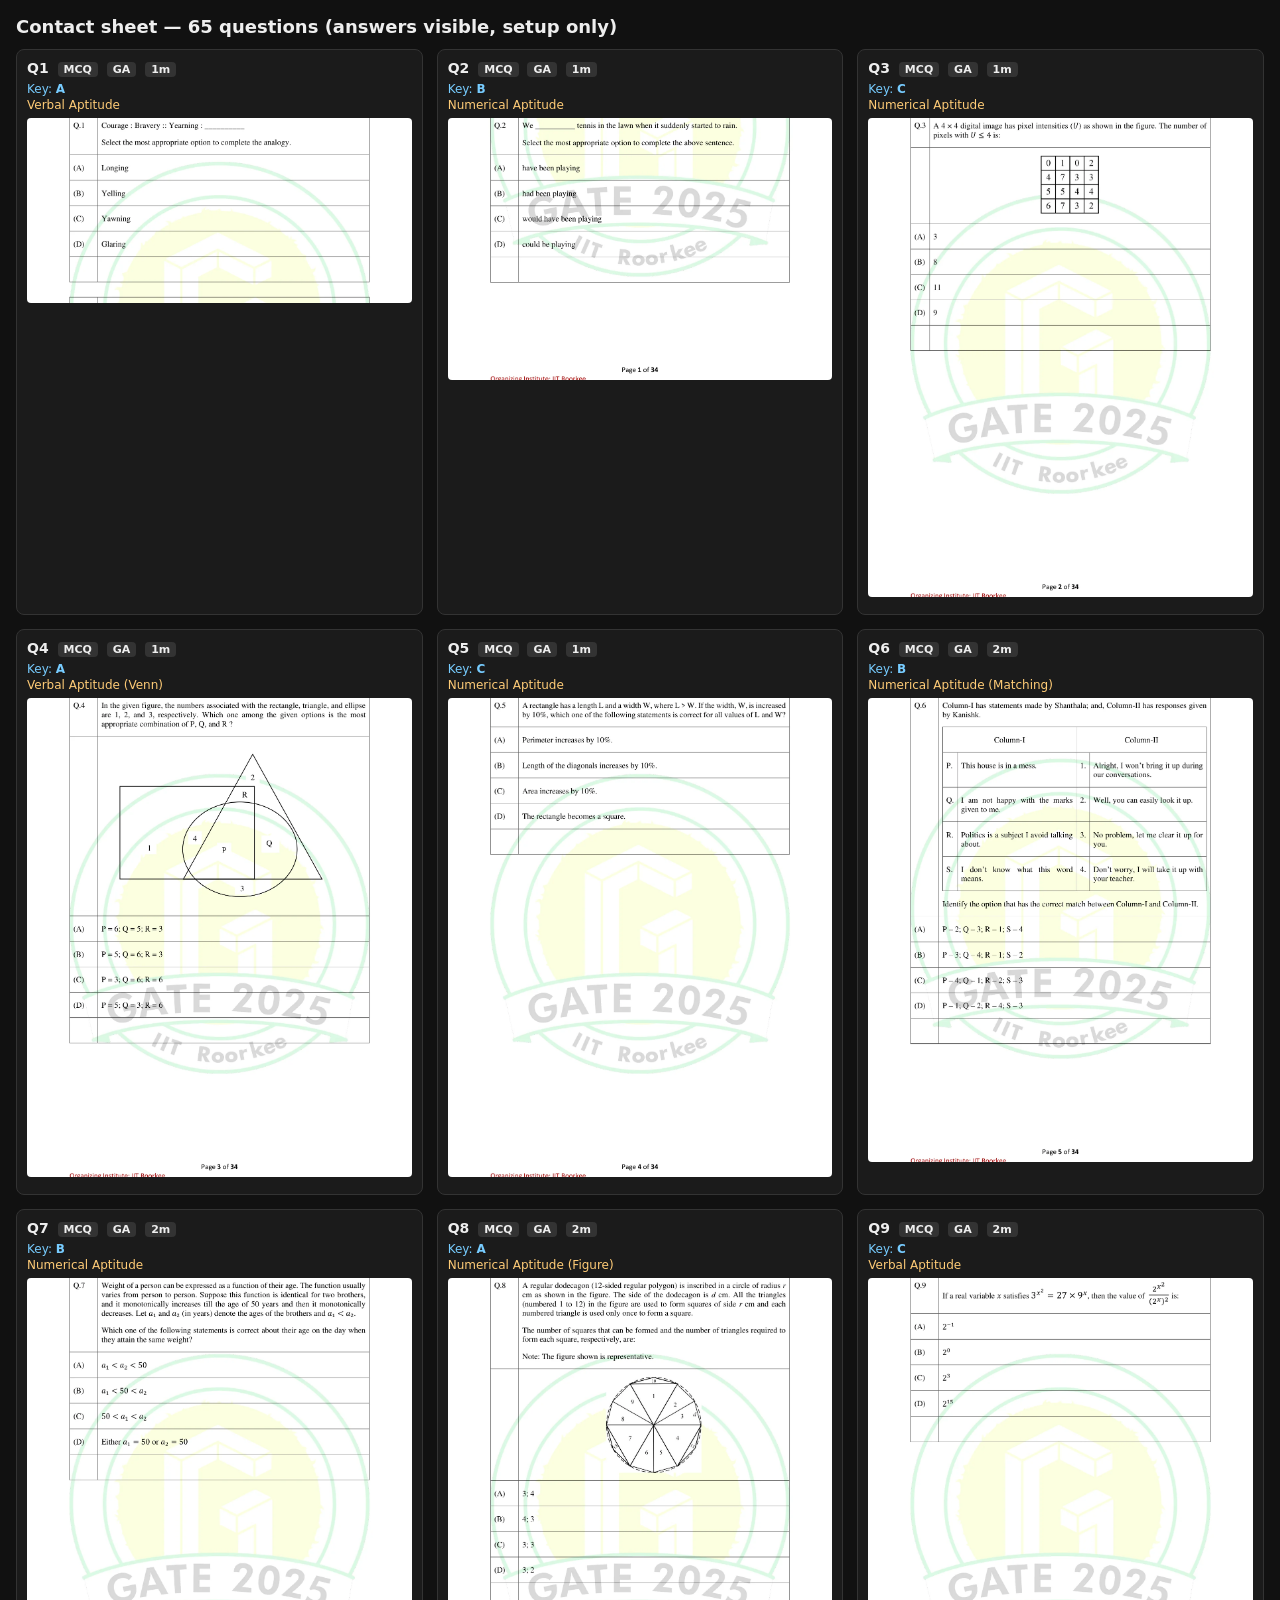
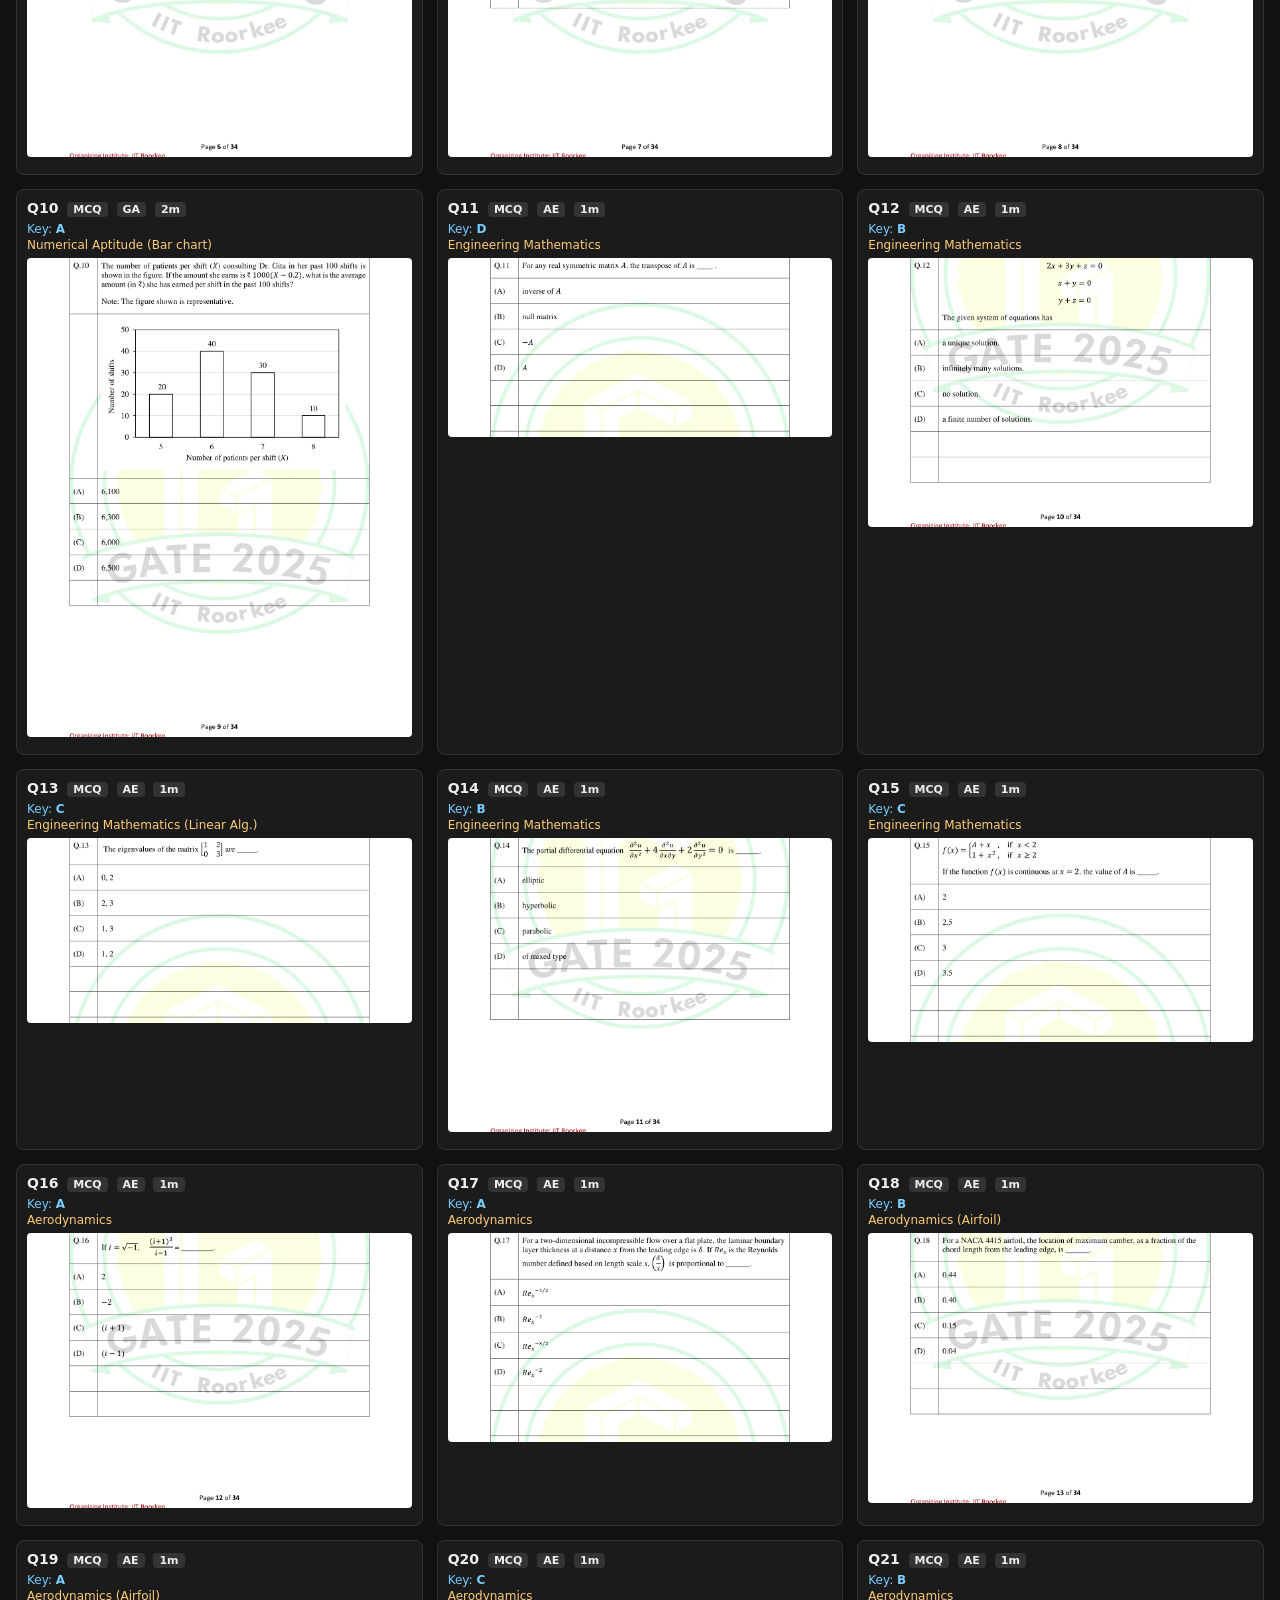
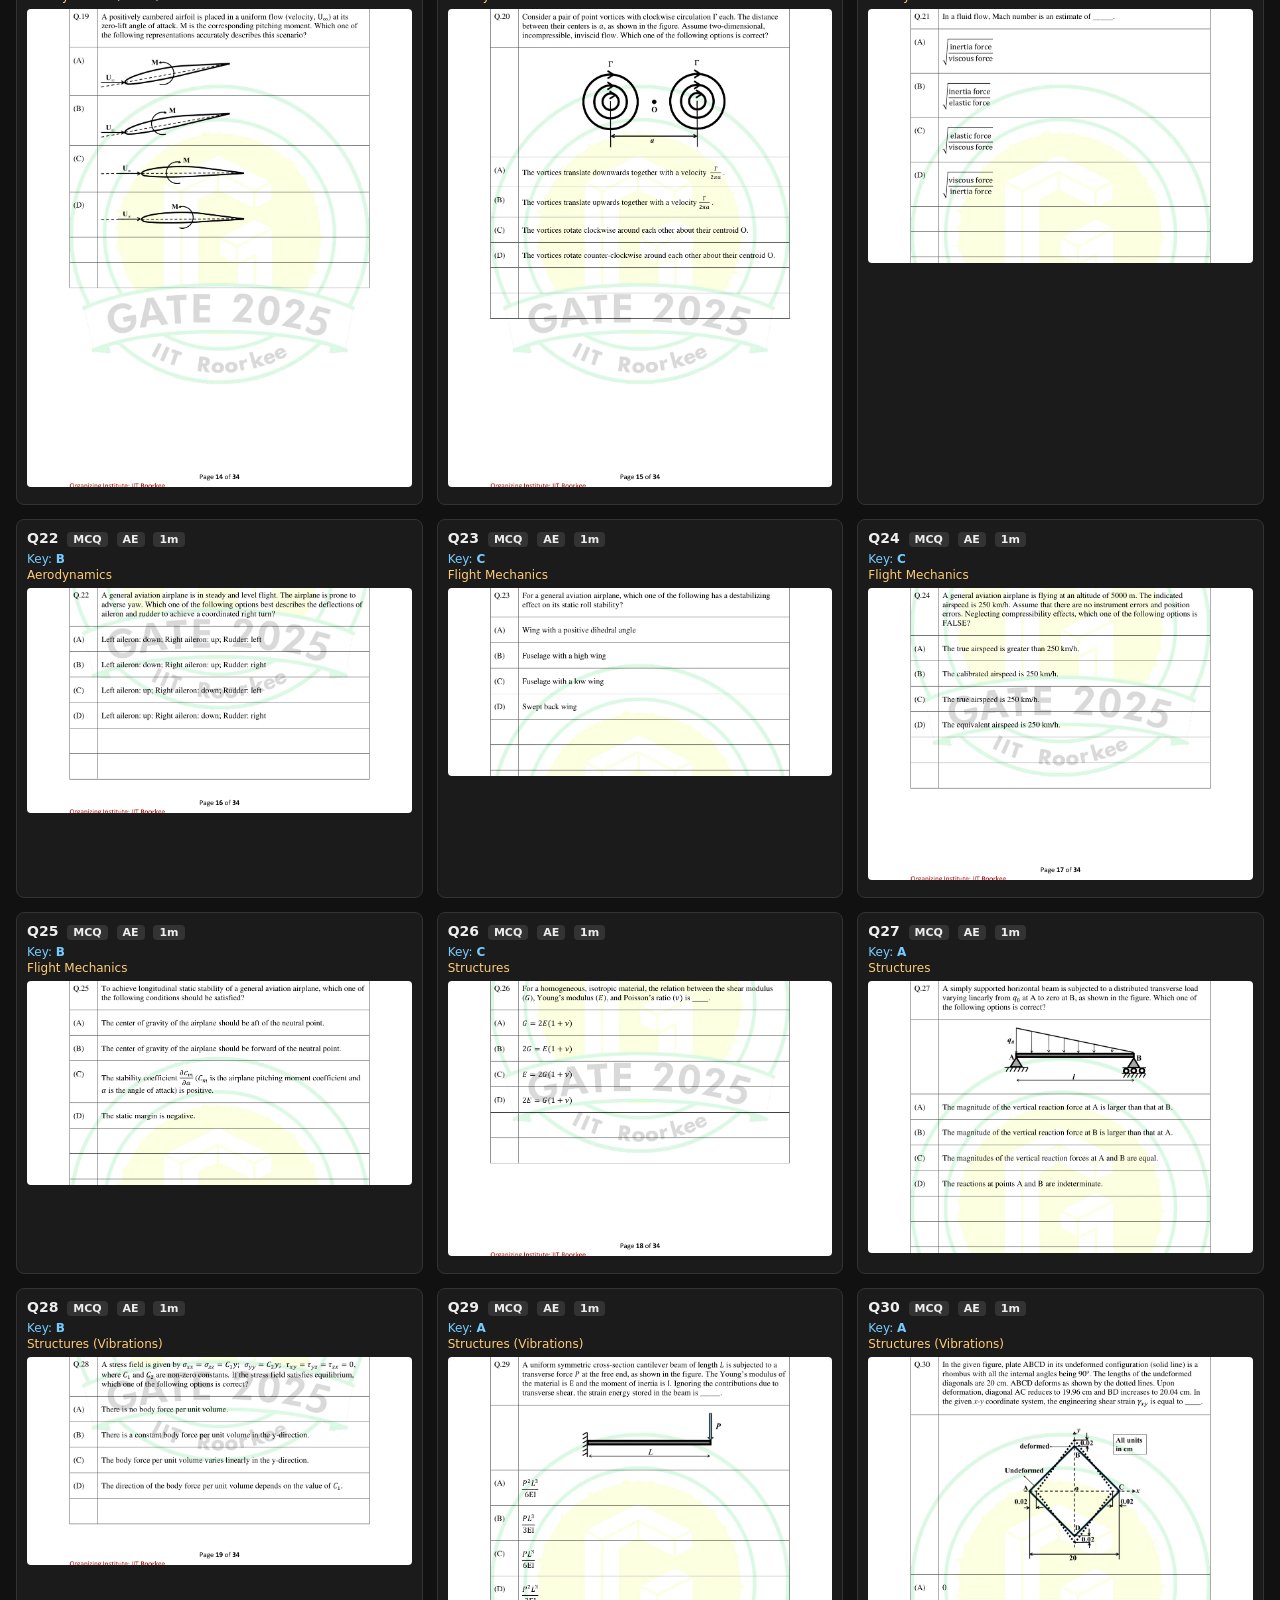
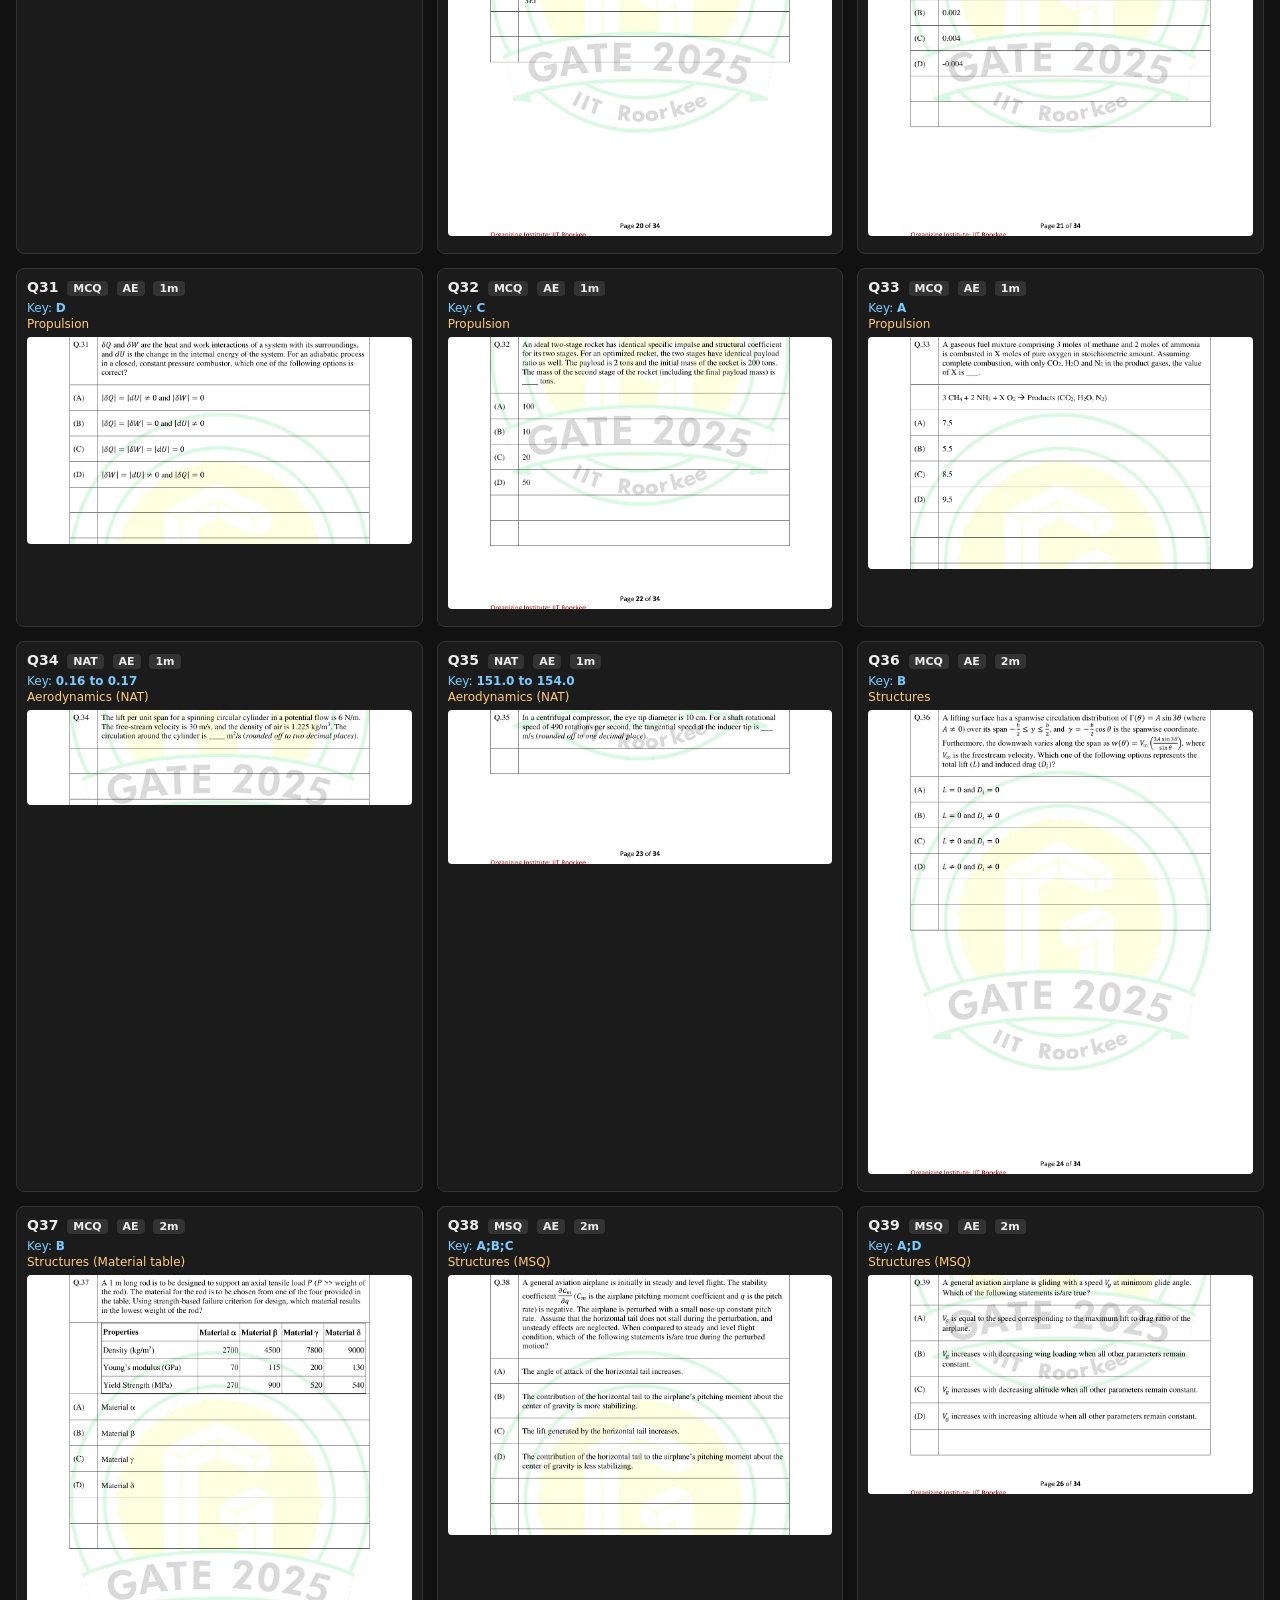
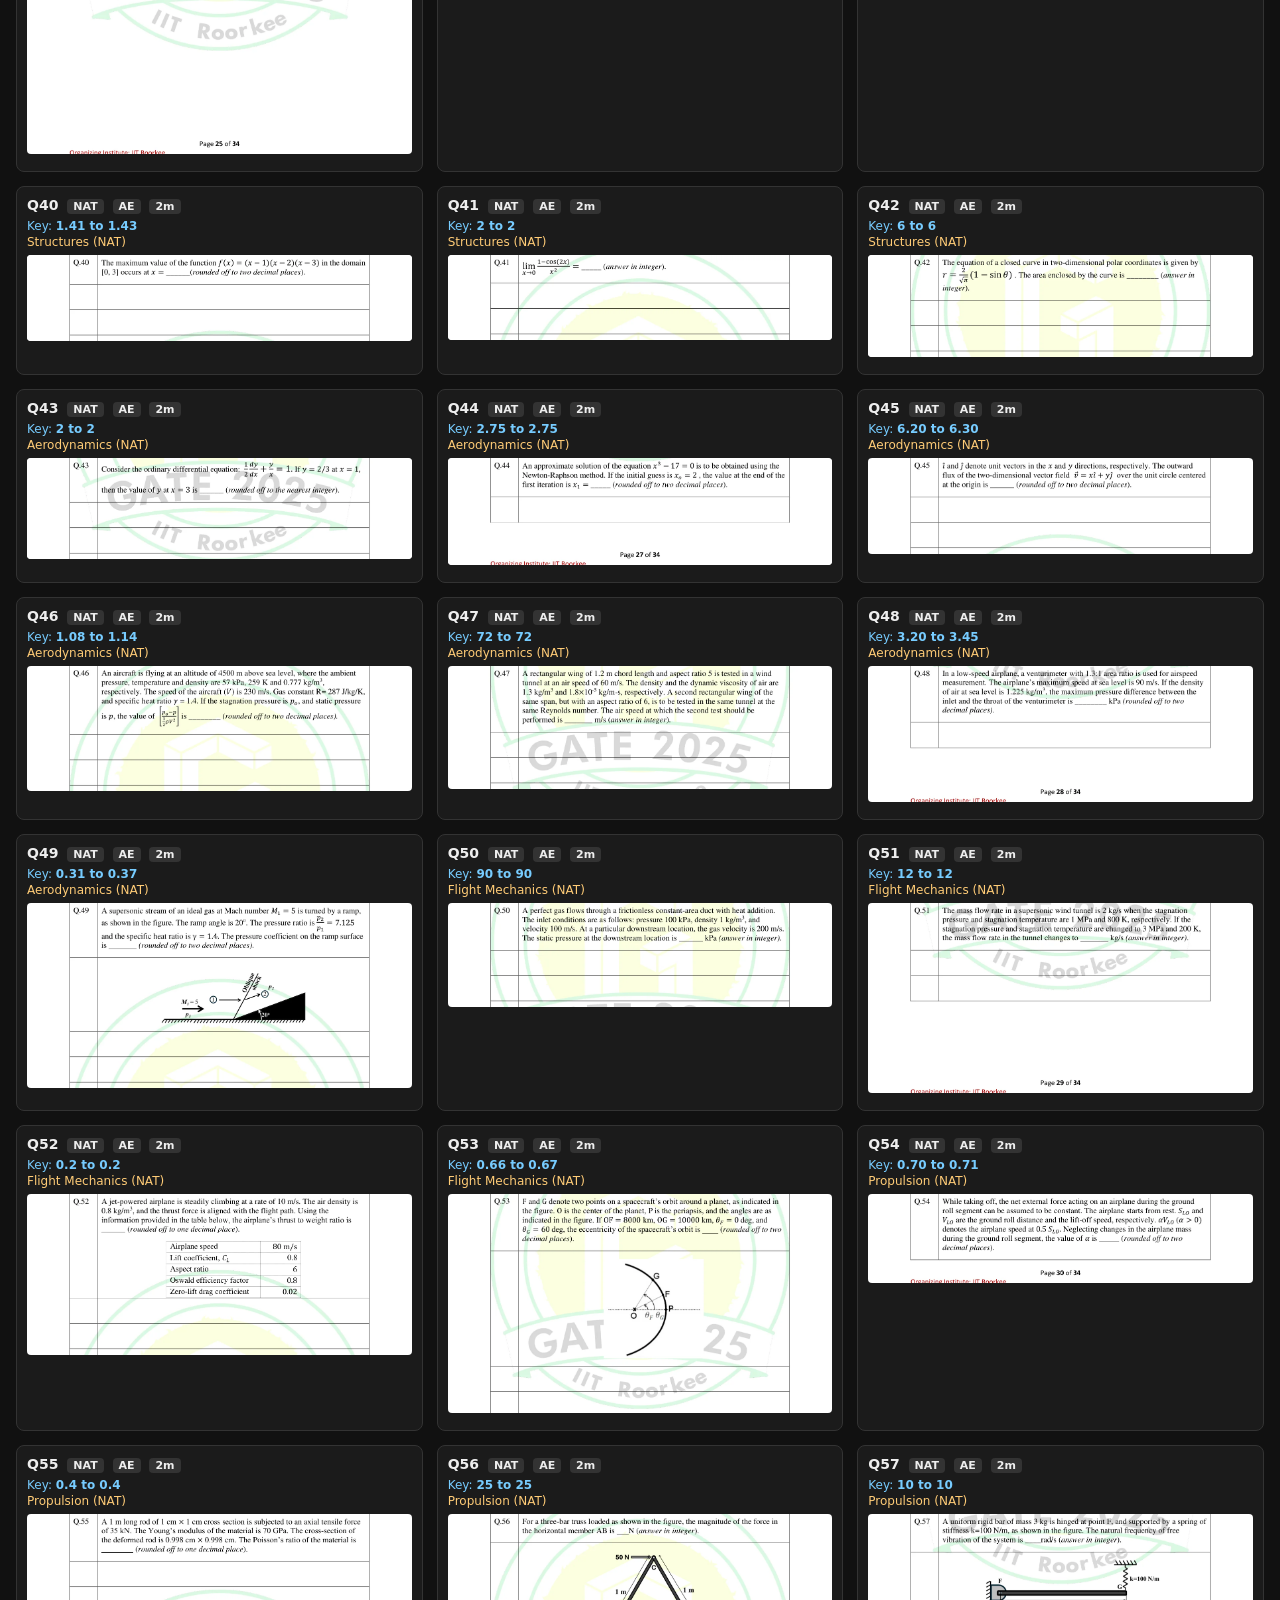
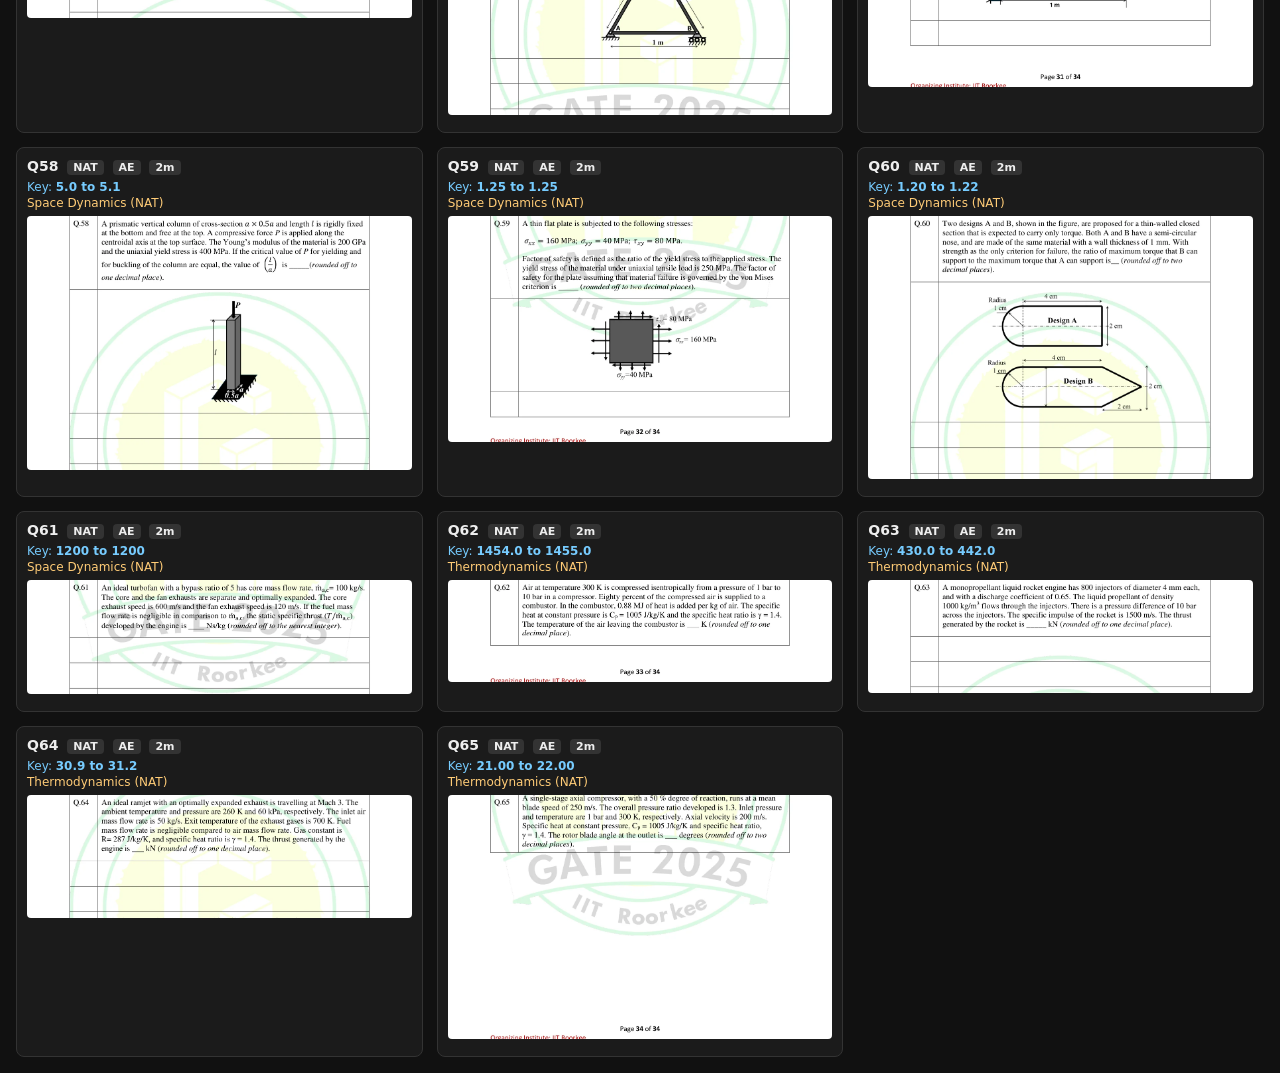
<file: verify/contact_sheet.html>
<!doctype html>
<meta charset="utf-8">
<title>Contact sheet — verify crops</title>
<style>
  body{font:14px system-ui,sans-serif;background:#111;color:#eee;margin:16px}
  h1{font-size:18px}
  .grid{display:grid;grid-template-columns:repeat(auto-fill,minmax(320px,1fr));gap:14px}
  .card{background:#1b1b1b;border:1px solid #333;border-radius:8px;padding:10px}
  .card h3{margin:0 0 6px;font-size:14px}
  .type,.sec,.marks{font-size:11px;background:#333;padding:1px 6px;border-radius:4px;margin-left:4px}
  .key{color:#7cf;font-size:12px;margin-bottom:2px}
  .tag{color:#fc7;font-size:12px;margin-bottom:6px}
  img{max-width:100%;background:#fff;border-radius:4px}
  .warn{color:#f88;font-size:11px;margin-top:4px}
</style>
<h1>Contact sheet — 65 questions (answers visible, setup only)</h1>
<div class="grid">
        <div class="card">
          <h3>Q1 <span class="type">MCQ</span>
              <span class="sec">GA</span>
              <span class="marks">1m</span></h3>
          <div class="key">Key: <b>A</b></div>
          <div class="tag">Verbal Aptitude</div>
          <img src="../images/q001.webp" loading="lazy" alt="Q1">
          <div class="warn"></div>
        </div>
        <div class="card">
          <h3>Q2 <span class="type">MCQ</span>
              <span class="sec">GA</span>
              <span class="marks">1m</span></h3>
          <div class="key">Key: <b>B</b></div>
          <div class="tag">Numerical Aptitude</div>
          <img src="../images/q002.webp" loading="lazy" alt="Q2">
          <div class="warn"></div>
        </div>
        <div class="card">
          <h3>Q3 <span class="type">MCQ</span>
              <span class="sec">GA</span>
              <span class="marks">1m</span></h3>
          <div class="key">Key: <b>C</b></div>
          <div class="tag">Numerical Aptitude</div>
          <img src="../images/q003.webp" loading="lazy" alt="Q3">
          <div class="warn"></div>
        </div>
        <div class="card">
          <h3>Q4 <span class="type">MCQ</span>
              <span class="sec">GA</span>
              <span class="marks">1m</span></h3>
          <div class="key">Key: <b>A</b></div>
          <div class="tag">Verbal Aptitude (Venn)</div>
          <img src="../images/q004.webp" loading="lazy" alt="Q4">
          <div class="warn"></div>
        </div>
        <div class="card">
          <h3>Q5 <span class="type">MCQ</span>
              <span class="sec">GA</span>
              <span class="marks">1m</span></h3>
          <div class="key">Key: <b>C</b></div>
          <div class="tag">Numerical Aptitude</div>
          <img src="../images/q005.webp" loading="lazy" alt="Q5">
          <div class="warn"></div>
        </div>
        <div class="card">
          <h3>Q6 <span class="type">MCQ</span>
              <span class="sec">GA</span>
              <span class="marks">2m</span></h3>
          <div class="key">Key: <b>B</b></div>
          <div class="tag">Numerical Aptitude (Matching)</div>
          <img src="../images/q006.webp" loading="lazy" alt="Q6">
          <div class="warn"></div>
        </div>
        <div class="card">
          <h3>Q7 <span class="type">MCQ</span>
              <span class="sec">GA</span>
              <span class="marks">2m</span></h3>
          <div class="key">Key: <b>B</b></div>
          <div class="tag">Numerical Aptitude</div>
          <img src="../images/q007.webp" loading="lazy" alt="Q7">
          <div class="warn"></div>
        </div>
        <div class="card">
          <h3>Q8 <span class="type">MCQ</span>
              <span class="sec">GA</span>
              <span class="marks">2m</span></h3>
          <div class="key">Key: <b>A</b></div>
          <div class="tag">Numerical Aptitude (Figure)</div>
          <img src="../images/q008.webp" loading="lazy" alt="Q8">
          <div class="warn"></div>
        </div>
        <div class="card">
          <h3>Q9 <span class="type">MCQ</span>
              <span class="sec">GA</span>
              <span class="marks">2m</span></h3>
          <div class="key">Key: <b>C</b></div>
          <div class="tag">Verbal Aptitude</div>
          <img src="../images/q009.webp" loading="lazy" alt="Q9">
          <div class="warn"></div>
        </div>
        <div class="card">
          <h3>Q10 <span class="type">MCQ</span>
              <span class="sec">GA</span>
              <span class="marks">2m</span></h3>
          <div class="key">Key: <b>A</b></div>
          <div class="tag">Numerical Aptitude (Bar chart)</div>
          <img src="../images/q010.webp" loading="lazy" alt="Q10">
          <div class="warn"></div>
        </div>
        <div class="card">
          <h3>Q11 <span class="type">MCQ</span>
              <span class="sec">AE</span>
              <span class="marks">1m</span></h3>
          <div class="key">Key: <b>D</b></div>
          <div class="tag">Engineering Mathematics</div>
          <img src="../images/q011.webp" loading="lazy" alt="Q11">
          <div class="warn"></div>
        </div>
        <div class="card">
          <h3>Q12 <span class="type">MCQ</span>
              <span class="sec">AE</span>
              <span class="marks">1m</span></h3>
          <div class="key">Key: <b>B</b></div>
          <div class="tag">Engineering Mathematics</div>
          <img src="../images/q012.webp" loading="lazy" alt="Q12">
          <div class="warn"></div>
        </div>
        <div class="card">
          <h3>Q13 <span class="type">MCQ</span>
              <span class="sec">AE</span>
              <span class="marks">1m</span></h3>
          <div class="key">Key: <b>C</b></div>
          <div class="tag">Engineering Mathematics (Linear Alg.)</div>
          <img src="../images/q013.webp" loading="lazy" alt="Q13">
          <div class="warn"></div>
        </div>
        <div class="card">
          <h3>Q14 <span class="type">MCQ</span>
              <span class="sec">AE</span>
              <span class="marks">1m</span></h3>
          <div class="key">Key: <b>B</b></div>
          <div class="tag">Engineering Mathematics</div>
          <img src="../images/q014.webp" loading="lazy" alt="Q14">
          <div class="warn"></div>
        </div>
        <div class="card">
          <h3>Q15 <span class="type">MCQ</span>
              <span class="sec">AE</span>
              <span class="marks">1m</span></h3>
          <div class="key">Key: <b>C</b></div>
          <div class="tag">Engineering Mathematics</div>
          <img src="../images/q015.webp" loading="lazy" alt="Q15">
          <div class="warn"></div>
        </div>
        <div class="card">
          <h3>Q16 <span class="type">MCQ</span>
              <span class="sec">AE</span>
              <span class="marks">1m</span></h3>
          <div class="key">Key: <b>A</b></div>
          <div class="tag">Aerodynamics</div>
          <img src="../images/q016.webp" loading="lazy" alt="Q16">
          <div class="warn"></div>
        </div>
        <div class="card">
          <h3>Q17 <span class="type">MCQ</span>
              <span class="sec">AE</span>
              <span class="marks">1m</span></h3>
          <div class="key">Key: <b>A</b></div>
          <div class="tag">Aerodynamics</div>
          <img src="../images/q017.webp" loading="lazy" alt="Q17">
          <div class="warn"></div>
        </div>
        <div class="card">
          <h3>Q18 <span class="type">MCQ</span>
              <span class="sec">AE</span>
              <span class="marks">1m</span></h3>
          <div class="key">Key: <b>B</b></div>
          <div class="tag">Aerodynamics (Airfoil)</div>
          <img src="../images/q018.webp" loading="lazy" alt="Q18">
          <div class="warn"></div>
        </div>
        <div class="card">
          <h3>Q19 <span class="type">MCQ</span>
              <span class="sec">AE</span>
              <span class="marks">1m</span></h3>
          <div class="key">Key: <b>A</b></div>
          <div class="tag">Aerodynamics (Airfoil)</div>
          <img src="../images/q019.webp" loading="lazy" alt="Q19">
          <div class="warn"></div>
        </div>
        <div class="card">
          <h3>Q20 <span class="type">MCQ</span>
              <span class="sec">AE</span>
              <span class="marks">1m</span></h3>
          <div class="key">Key: <b>C</b></div>
          <div class="tag">Aerodynamics</div>
          <img src="../images/q020.webp" loading="lazy" alt="Q20">
          <div class="warn"></div>
        </div>
        <div class="card">
          <h3>Q21 <span class="type">MCQ</span>
              <span class="sec">AE</span>
              <span class="marks">1m</span></h3>
          <div class="key">Key: <b>B</b></div>
          <div class="tag">Aerodynamics</div>
          <img src="../images/q021.webp" loading="lazy" alt="Q21">
          <div class="warn"></div>
        </div>
        <div class="card">
          <h3>Q22 <span class="type">MCQ</span>
              <span class="sec">AE</span>
              <span class="marks">1m</span></h3>
          <div class="key">Key: <b>B</b></div>
          <div class="tag">Aerodynamics</div>
          <img src="../images/q022.webp" loading="lazy" alt="Q22">
          <div class="warn"></div>
        </div>
        <div class="card">
          <h3>Q23 <span class="type">MCQ</span>
              <span class="sec">AE</span>
              <span class="marks">1m</span></h3>
          <div class="key">Key: <b>C</b></div>
          <div class="tag">Flight Mechanics</div>
          <img src="../images/q023.webp" loading="lazy" alt="Q23">
          <div class="warn"></div>
        </div>
        <div class="card">
          <h3>Q24 <span class="type">MCQ</span>
              <span class="sec">AE</span>
              <span class="marks">1m</span></h3>
          <div class="key">Key: <b>C</b></div>
          <div class="tag">Flight Mechanics</div>
          <img src="../images/q024.webp" loading="lazy" alt="Q24">
          <div class="warn"></div>
        </div>
        <div class="card">
          <h3>Q25 <span class="type">MCQ</span>
              <span class="sec">AE</span>
              <span class="marks">1m</span></h3>
          <div class="key">Key: <b>B</b></div>
          <div class="tag">Flight Mechanics</div>
          <img src="../images/q025.webp" loading="lazy" alt="Q25">
          <div class="warn"></div>
        </div>
        <div class="card">
          <h3>Q26 <span class="type">MCQ</span>
              <span class="sec">AE</span>
              <span class="marks">1m</span></h3>
          <div class="key">Key: <b>C</b></div>
          <div class="tag">Structures</div>
          <img src="../images/q026.webp" loading="lazy" alt="Q26">
          <div class="warn"></div>
        </div>
        <div class="card">
          <h3>Q27 <span class="type">MCQ</span>
              <span class="sec">AE</span>
              <span class="marks">1m</span></h3>
          <div class="key">Key: <b>A</b></div>
          <div class="tag">Structures</div>
          <img src="../images/q027.webp" loading="lazy" alt="Q27">
          <div class="warn"></div>
        </div>
        <div class="card">
          <h3>Q28 <span class="type">MCQ</span>
              <span class="sec">AE</span>
              <span class="marks">1m</span></h3>
          <div class="key">Key: <b>B</b></div>
          <div class="tag">Structures (Vibrations)</div>
          <img src="../images/q028.webp" loading="lazy" alt="Q28">
          <div class="warn"></div>
        </div>
        <div class="card">
          <h3>Q29 <span class="type">MCQ</span>
              <span class="sec">AE</span>
              <span class="marks">1m</span></h3>
          <div class="key">Key: <b>A</b></div>
          <div class="tag">Structures (Vibrations)</div>
          <img src="../images/q029.webp" loading="lazy" alt="Q29">
          <div class="warn"></div>
        </div>
        <div class="card">
          <h3>Q30 <span class="type">MCQ</span>
              <span class="sec">AE</span>
              <span class="marks">1m</span></h3>
          <div class="key">Key: <b>A</b></div>
          <div class="tag">Structures (Vibrations)</div>
          <img src="../images/q030.webp" loading="lazy" alt="Q30">
          <div class="warn"></div>
        </div>
        <div class="card">
          <h3>Q31 <span class="type">MCQ</span>
              <span class="sec">AE</span>
              <span class="marks">1m</span></h3>
          <div class="key">Key: <b>D</b></div>
          <div class="tag">Propulsion</div>
          <img src="../images/q031.webp" loading="lazy" alt="Q31">
          <div class="warn"></div>
        </div>
        <div class="card">
          <h3>Q32 <span class="type">MCQ</span>
              <span class="sec">AE</span>
              <span class="marks">1m</span></h3>
          <div class="key">Key: <b>C</b></div>
          <div class="tag">Propulsion</div>
          <img src="../images/q032.webp" loading="lazy" alt="Q32">
          <div class="warn"></div>
        </div>
        <div class="card">
          <h3>Q33 <span class="type">MCQ</span>
              <span class="sec">AE</span>
              <span class="marks">1m</span></h3>
          <div class="key">Key: <b>A</b></div>
          <div class="tag">Propulsion</div>
          <img src="../images/q033.webp" loading="lazy" alt="Q33">
          <div class="warn"></div>
        </div>
        <div class="card">
          <h3>Q34 <span class="type">NAT</span>
              <span class="sec">AE</span>
              <span class="marks">1m</span></h3>
          <div class="key">Key: <b>0.16 to 0.17</b></div>
          <div class="tag">Aerodynamics (NAT)</div>
          <img src="../images/q034.webp" loading="lazy" alt="Q34">
          <div class="warn"></div>
        </div>
        <div class="card">
          <h3>Q35 <span class="type">NAT</span>
              <span class="sec">AE</span>
              <span class="marks">1m</span></h3>
          <div class="key">Key: <b>151.0 to 154.0</b></div>
          <div class="tag">Aerodynamics (NAT)</div>
          <img src="../images/q035.webp" loading="lazy" alt="Q35">
          <div class="warn"></div>
        </div>
        <div class="card">
          <h3>Q36 <span class="type">MCQ</span>
              <span class="sec">AE</span>
              <span class="marks">2m</span></h3>
          <div class="key">Key: <b>B</b></div>
          <div class="tag">Structures</div>
          <img src="../images/q036.webp" loading="lazy" alt="Q36">
          <div class="warn"></div>
        </div>
        <div class="card">
          <h3>Q37 <span class="type">MCQ</span>
              <span class="sec">AE</span>
              <span class="marks">2m</span></h3>
          <div class="key">Key: <b>B</b></div>
          <div class="tag">Structures (Material table)</div>
          <img src="../images/q037.webp" loading="lazy" alt="Q37">
          <div class="warn"></div>
        </div>
        <div class="card">
          <h3>Q38 <span class="type">MSQ</span>
              <span class="sec">AE</span>
              <span class="marks">2m</span></h3>
          <div class="key">Key: <b>A;B;C</b></div>
          <div class="tag">Structures (MSQ)</div>
          <img src="../images/q038.webp" loading="lazy" alt="Q38">
          <div class="warn"></div>
        </div>
        <div class="card">
          <h3>Q39 <span class="type">MSQ</span>
              <span class="sec">AE</span>
              <span class="marks">2m</span></h3>
          <div class="key">Key: <b>A;D</b></div>
          <div class="tag">Structures (MSQ)</div>
          <img src="../images/q039.webp" loading="lazy" alt="Q39">
          <div class="warn"></div>
        </div>
        <div class="card">
          <h3>Q40 <span class="type">NAT</span>
              <span class="sec">AE</span>
              <span class="marks">2m</span></h3>
          <div class="key">Key: <b>1.41 to 1.43</b></div>
          <div class="tag">Structures (NAT)</div>
          <img src="../images/q040.webp" loading="lazy" alt="Q40">
          <div class="warn"></div>
        </div>
        <div class="card">
          <h3>Q41 <span class="type">NAT</span>
              <span class="sec">AE</span>
              <span class="marks">2m</span></h3>
          <div class="key">Key: <b>2 to 2</b></div>
          <div class="tag">Structures (NAT)</div>
          <img src="../images/q041.webp" loading="lazy" alt="Q41">
          <div class="warn"></div>
        </div>
        <div class="card">
          <h3>Q42 <span class="type">NAT</span>
              <span class="sec">AE</span>
              <span class="marks">2m</span></h3>
          <div class="key">Key: <b>6 to 6</b></div>
          <div class="tag">Structures (NAT)</div>
          <img src="../images/q042.webp" loading="lazy" alt="Q42">
          <div class="warn"></div>
        </div>
        <div class="card">
          <h3>Q43 <span class="type">NAT</span>
              <span class="sec">AE</span>
              <span class="marks">2m</span></h3>
          <div class="key">Key: <b>2 to 2</b></div>
          <div class="tag">Aerodynamics (NAT)</div>
          <img src="../images/q043.webp" loading="lazy" alt="Q43">
          <div class="warn"></div>
        </div>
        <div class="card">
          <h3>Q44 <span class="type">NAT</span>
              <span class="sec">AE</span>
              <span class="marks">2m</span></h3>
          <div class="key">Key: <b>2.75 to 2.75</b></div>
          <div class="tag">Aerodynamics (NAT)</div>
          <img src="../images/q044.webp" loading="lazy" alt="Q44">
          <div class="warn"></div>
        </div>
        <div class="card">
          <h3>Q45 <span class="type">NAT</span>
              <span class="sec">AE</span>
              <span class="marks">2m</span></h3>
          <div class="key">Key: <b>6.20 to 6.30</b></div>
          <div class="tag">Aerodynamics (NAT)</div>
          <img src="../images/q045.webp" loading="lazy" alt="Q45">
          <div class="warn"></div>
        </div>
        <div class="card">
          <h3>Q46 <span class="type">NAT</span>
              <span class="sec">AE</span>
              <span class="marks">2m</span></h3>
          <div class="key">Key: <b>1.08 to 1.14</b></div>
          <div class="tag">Aerodynamics (NAT)</div>
          <img src="../images/q046.webp" loading="lazy" alt="Q46">
          <div class="warn"></div>
        </div>
        <div class="card">
          <h3>Q47 <span class="type">NAT</span>
              <span class="sec">AE</span>
              <span class="marks">2m</span></h3>
          <div class="key">Key: <b>72 to 72</b></div>
          <div class="tag">Aerodynamics (NAT)</div>
          <img src="../images/q047.webp" loading="lazy" alt="Q47">
          <div class="warn"></div>
        </div>
        <div class="card">
          <h3>Q48 <span class="type">NAT</span>
              <span class="sec">AE</span>
              <span class="marks">2m</span></h3>
          <div class="key">Key: <b>3.20 to 3.45</b></div>
          <div class="tag">Aerodynamics (NAT)</div>
          <img src="../images/q048.webp" loading="lazy" alt="Q48">
          <div class="warn"></div>
        </div>
        <div class="card">
          <h3>Q49 <span class="type">NAT</span>
              <span class="sec">AE</span>
              <span class="marks">2m</span></h3>
          <div class="key">Key: <b>0.31 to 0.37</b></div>
          <div class="tag">Aerodynamics (NAT)</div>
          <img src="../images/q049.webp" loading="lazy" alt="Q49">
          <div class="warn"></div>
        </div>
        <div class="card">
          <h3>Q50 <span class="type">NAT</span>
              <span class="sec">AE</span>
              <span class="marks">2m</span></h3>
          <div class="key">Key: <b>90 to 90</b></div>
          <div class="tag">Flight Mechanics (NAT)</div>
          <img src="../images/q050.webp" loading="lazy" alt="Q50">
          <div class="warn"></div>
        </div>
        <div class="card">
          <h3>Q51 <span class="type">NAT</span>
              <span class="sec">AE</span>
              <span class="marks">2m</span></h3>
          <div class="key">Key: <b>12 to 12</b></div>
          <div class="tag">Flight Mechanics (NAT)</div>
          <img src="../images/q051.webp" loading="lazy" alt="Q51">
          <div class="warn"></div>
        </div>
        <div class="card">
          <h3>Q52 <span class="type">NAT</span>
              <span class="sec">AE</span>
              <span class="marks">2m</span></h3>
          <div class="key">Key: <b>0.2 to 0.2</b></div>
          <div class="tag">Flight Mechanics (NAT)</div>
          <img src="../images/q052.webp" loading="lazy" alt="Q52">
          <div class="warn"></div>
        </div>
        <div class="card">
          <h3>Q53 <span class="type">NAT</span>
              <span class="sec">AE</span>
              <span class="marks">2m</span></h3>
          <div class="key">Key: <b>0.66 to 0.67</b></div>
          <div class="tag">Flight Mechanics (NAT)</div>
          <img src="../images/q053.webp" loading="lazy" alt="Q53">
          <div class="warn"></div>
        </div>
        <div class="card">
          <h3>Q54 <span class="type">NAT</span>
              <span class="sec">AE</span>
              <span class="marks">2m</span></h3>
          <div class="key">Key: <b>0.70 to 0.71</b></div>
          <div class="tag">Propulsion (NAT)</div>
          <img src="../images/q054.webp" loading="lazy" alt="Q54">
          <div class="warn"></div>
        </div>
        <div class="card">
          <h3>Q55 <span class="type">NAT</span>
              <span class="sec">AE</span>
              <span class="marks">2m</span></h3>
          <div class="key">Key: <b>0.4 to 0.4</b></div>
          <div class="tag">Propulsion (NAT)</div>
          <img src="../images/q055.webp" loading="lazy" alt="Q55">
          <div class="warn"></div>
        </div>
        <div class="card">
          <h3>Q56 <span class="type">NAT</span>
              <span class="sec">AE</span>
              <span class="marks">2m</span></h3>
          <div class="key">Key: <b>25 to 25</b></div>
          <div class="tag">Propulsion (NAT)</div>
          <img src="../images/q056.webp" loading="lazy" alt="Q56">
          <div class="warn"></div>
        </div>
        <div class="card">
          <h3>Q57 <span class="type">NAT</span>
              <span class="sec">AE</span>
              <span class="marks">2m</span></h3>
          <div class="key">Key: <b>10 to 10</b></div>
          <div class="tag">Propulsion (NAT)</div>
          <img src="../images/q057.webp" loading="lazy" alt="Q57">
          <div class="warn"></div>
        </div>
        <div class="card">
          <h3>Q58 <span class="type">NAT</span>
              <span class="sec">AE</span>
              <span class="marks">2m</span></h3>
          <div class="key">Key: <b>5.0 to 5.1</b></div>
          <div class="tag">Space Dynamics (NAT)</div>
          <img src="../images/q058.webp" loading="lazy" alt="Q58">
          <div class="warn"></div>
        </div>
        <div class="card">
          <h3>Q59 <span class="type">NAT</span>
              <span class="sec">AE</span>
              <span class="marks">2m</span></h3>
          <div class="key">Key: <b>1.25 to 1.25</b></div>
          <div class="tag">Space Dynamics (NAT)</div>
          <img src="../images/q059.webp" loading="lazy" alt="Q59">
          <div class="warn"></div>
        </div>
        <div class="card">
          <h3>Q60 <span class="type">NAT</span>
              <span class="sec">AE</span>
              <span class="marks">2m</span></h3>
          <div class="key">Key: <b>1.20 to 1.22</b></div>
          <div class="tag">Space Dynamics (NAT)</div>
          <img src="../images/q060.webp" loading="lazy" alt="Q60">
          <div class="warn"></div>
        </div>
        <div class="card">
          <h3>Q61 <span class="type">NAT</span>
              <span class="sec">AE</span>
              <span class="marks">2m</span></h3>
          <div class="key">Key: <b>1200 to 1200</b></div>
          <div class="tag">Space Dynamics (NAT)</div>
          <img src="../images/q061.webp" loading="lazy" alt="Q61">
          <div class="warn"></div>
        </div>
        <div class="card">
          <h3>Q62 <span class="type">NAT</span>
              <span class="sec">AE</span>
              <span class="marks">2m</span></h3>
          <div class="key">Key: <b>1454.0 to 1455.0</b></div>
          <div class="tag">Thermodynamics (NAT)</div>
          <img src="../images/q062.webp" loading="lazy" alt="Q62">
          <div class="warn"></div>
        </div>
        <div class="card">
          <h3>Q63 <span class="type">NAT</span>
              <span class="sec">AE</span>
              <span class="marks">2m</span></h3>
          <div class="key">Key: <b>430.0 to 442.0</b></div>
          <div class="tag">Thermodynamics (NAT)</div>
          <img src="../images/q063.webp" loading="lazy" alt="Q63">
          <div class="warn"></div>
        </div>
        <div class="card">
          <h3>Q64 <span class="type">NAT</span>
              <span class="sec">AE</span>
              <span class="marks">2m</span></h3>
          <div class="key">Key: <b>30.9 to 31.2</b></div>
          <div class="tag">Thermodynamics (NAT)</div>
          <img src="../images/q064.webp" loading="lazy" alt="Q64">
          <div class="warn"></div>
        </div>
        <div class="card">
          <h3>Q65 <span class="type">NAT</span>
              <span class="sec">AE</span>
              <span class="marks">2m</span></h3>
          <div class="key">Key: <b>21.00 to 22.00</b></div>
          <div class="tag">Thermodynamics (NAT)</div>
          <img src="../images/q065.webp" loading="lazy" alt="Q65">
          <div class="warn"></div>
        </div></div>
</file>
